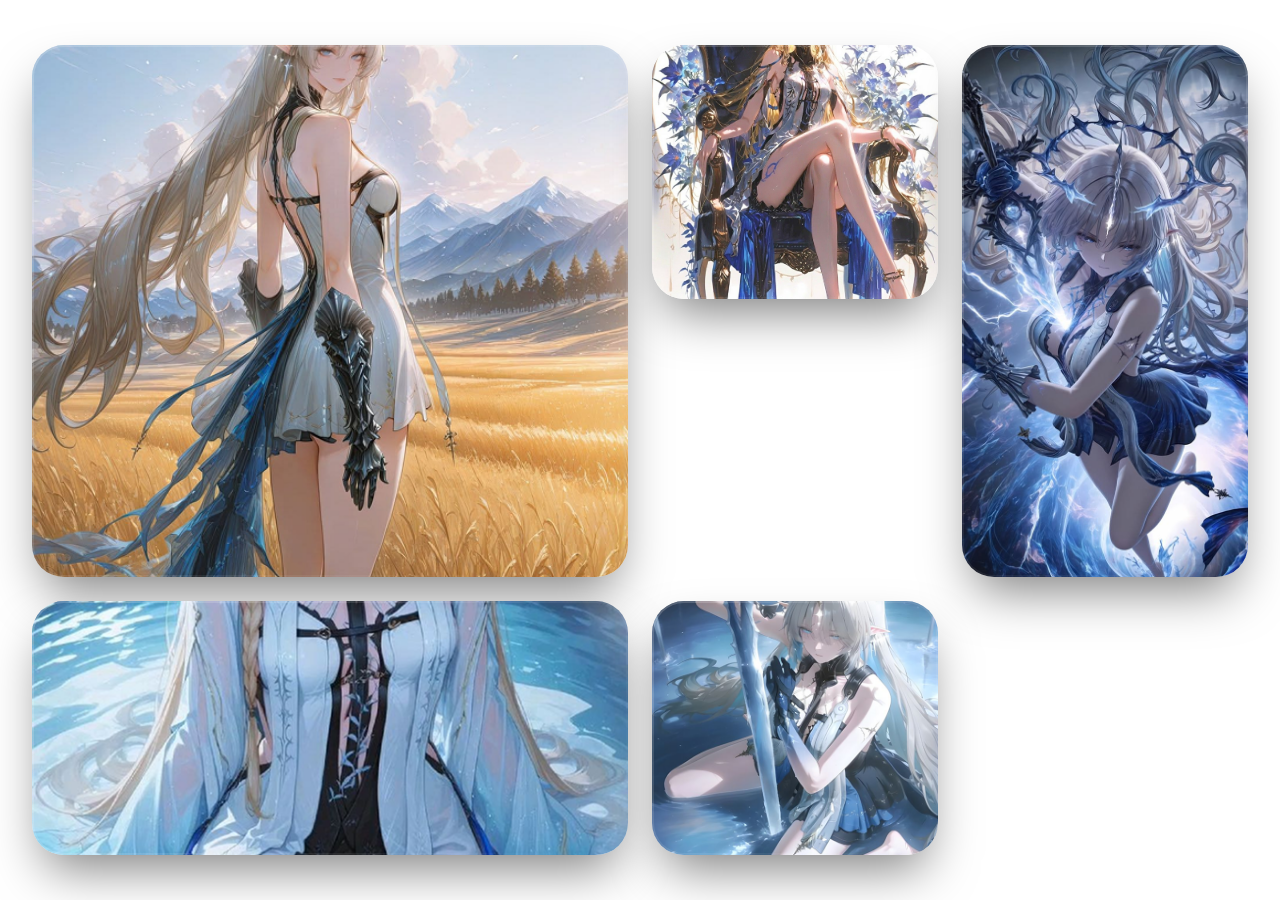
<file: v3.html>
<!DOCTYPE html>
<html lang="vi">
<head>
    <meta charset="UTF-8">
    <link href="https://fonts.googleapis.com/css2?family=Inter:wght@400;600&display=swap" rel="stylesheet">
    <style>
        body { margin: 0; padding: 2rem; background: transparent; font-family: 'Inter', sans-serif; display: flex; align-items: center; justify-content: center; height: 100vh; overflow: hidden; box-sizing: border-box; }
        .bento-grid {
            display: grid;
            grid-template-columns: repeat(4, 1fr);
            grid-template-rows: repeat(3, 1fr);
            gap: 1.5rem;
            width: 100%;
            max-width: 1400px;
            height: 90vh;
        }
        .bento-item {
            background: rgba(255, 255, 255, 0.03);
            border-radius: 32px;
            overflow: hidden;
            position: relative;
            box-shadow: 0 25px 50px -12px rgba(0, 0, 0, 0.5);
            transition: all 0.4s cubic-bezier(0.4, 0, 0.2, 1);
            cursor: pointer;
        }
        .bento-item::before {
            content: '';
            position: absolute;
            top: 0; left: 0; right: 0; bottom: 0;
            border-radius: 32px;
            padding: 2px;
            background: linear-gradient(135deg, rgba(255,255,255,0.2) 0%, rgba(255,255,255,0) 100%);
            -webkit-mask: linear-gradient(#fff 0 0) content-box, linear-gradient(#fff 0 0);
            -webkit-mask-composite: xor;
            mask-composite: exclude;
            pointer-events: none;
            z-index: 2;
        }
        .bento-item:hover { transform: translateY(-10px) scale(1.02); z-index: 10; box-shadow: 0 30px 60px -15px rgba(0,240,255, 0.2); }
        .bento-item img { width: 100%; height: 100%; object-fit: cover; transition: transform 0.7s cubic-bezier(0.4, 0, 0.2, 1); }
        .bento-item:hover img { transform: scale(1.15); }
        .item-1 { grid-column: span 2; grid-row: span 2; }
        .item-2 { grid-column: span 1; grid-row: span 1; }
        .item-3 { grid-column: span 1; grid-row: span 2; }
        .item-4 { grid-column: span 2; grid-row: span 1; }
        .item-5 { grid-column: span 1; grid-row: span 1; }
        .label { 
            position: absolute; bottom: 1.5rem; left: 1.5rem; 
            background: rgba(15, 23, 42, 0.6); padding: 0.7rem 1.5rem; 
            border-radius: 20px; color: white; font-weight: 600; 
            backdrop-filter: blur(12px); border: 1px solid rgba(255,255,255,0.1);
            transform: translateY(20px); opacity: 0; transition: all 0.4s;
            z-index: 3;
        }
        .bento-item:hover .label { transform: translateY(0); opacity: 1; }
    </style>
</head>
<body>
    <div class="bento-grid">
        <div class="bento-item item-1"><img src="image/v (1).png"><div class="label">Main Showcase</div></div>
        <div class="bento-item item-2"><img src="image/v (2).png"><div class="label">Vibes</div></div>
        <div class="bento-item item-3"><img src="image/v (3).png"><div class="label">Portrait</div></div>
        <div class="bento-item item-4"><img src="image/v (8).png"><div class="label">Cinematic</div></div>
        <div class="bento-item item-5"><img src="image/v (5).png"><div class="label">Details</div></div>
    </div>
</body>
</html>
</file>
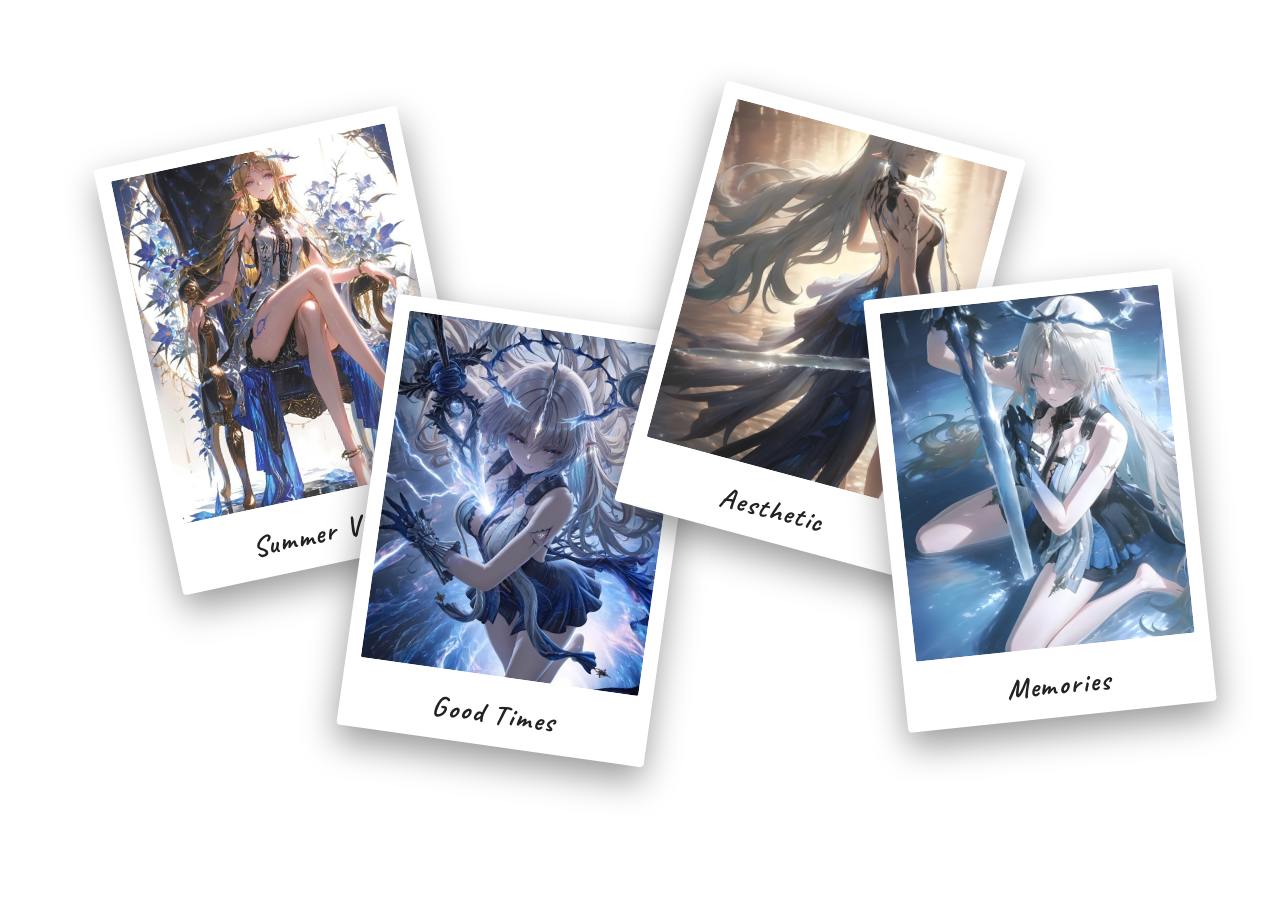
<file: v4.html>
<!DOCTYPE html>
<html lang="vi">
<head>
    <meta charset="UTF-8">
    <link href="https://fonts.googleapis.com/css2?family=Caveat:wght@700&display=swap" rel="stylesheet">
    <style>
        body { margin: 0; background: transparent; height: 100vh; overflow: hidden; display: flex; align-items: center; justify-content: center; font-family: 'Caveat', cursive; }
        .polaroid {
            position: absolute;
            width: 280px;
            background: #fff;
            padding: 15px 15px 65px 15px;
            box-shadow: 0 15px 35px rgba(0,0,0,0.4);
            transition: all 0.5s cubic-bezier(0.175, 0.885, 0.32, 1.275);
            cursor: pointer;
            border-radius: 4px;
        }
        .polaroid img { width: 100%; height: 350px; object-fit: cover; border-radius: 2px; }
        .polaroid span { position: absolute; bottom: 15px; left: 0; width: 100%; text-align: center; color: #222; font-size: 28px; font-weight: bold; letter-spacing: 2px; }
        .p1 { transform: translate(-350px, -100px) rotate(-12deg); z-index: 1; }
        .p2 { transform: translate(-120px, 80px) rotate(8deg); z-index: 2; }
        .p3 { transform: translate(180px, -120px) rotate(15deg); z-index: 3; }
        .p4 { transform: translate(400px, 50px) rotate(-6deg); z-index: 4; }
        .polaroid:hover { transform: translate(0, 0) rotate(0deg) scale(1.3); z-index: 100; box-shadow: 0 30px 60px rgba(0,0,0,0.8); }
    </style>
</head>
<body>
    <div class="polaroid p1"><img src="image/v (2).png"><span>Summer Vibes</span></div>
    <div class="polaroid p2"><img src="image/v (3).png"><span>Good Times</span></div>
    <div class="polaroid p3"><img src="image/v (4).png"><span>Aesthetic</span></div>
    <div class="polaroid p4"><img src="image/v (5).png"><span>Memories</span></div>
</body>
</html>
</file>
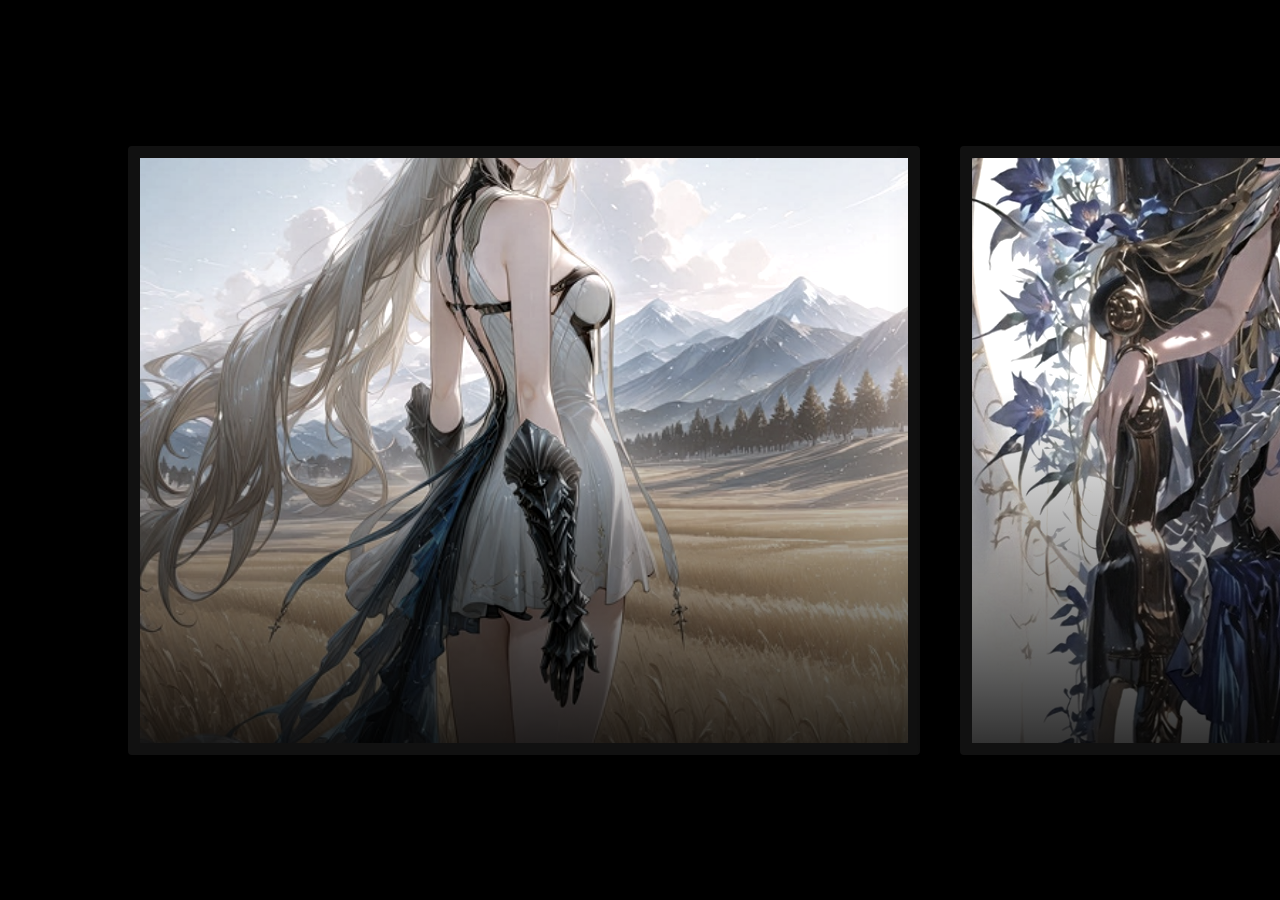
<file: v5.html>
<!DOCTYPE html>
<html lang="vi">
<head>
    <meta charset="UTF-8">
    <style>
        body { margin: 0; background: #000; height: 100vh; display: flex; align-items: center; font-family: sans-serif; overflow-x: auto; overflow-y: hidden; white-space: nowrap; scroll-behavior: smooth; }
        ::-webkit-scrollbar { height: 8px; }
        ::-webkit-scrollbar-thumb { background: #333; border-radius: 4px; }
        .filmstrip { display: flex; padding: 0 10vw; gap: 40px; }
        .frame { position: relative; width: 60vw; height: 65vh; flex-shrink: 0; border: 12px solid #111; border-radius: 4px; box-shadow: 0 30px 60px rgba(0,0,0,0.9); overflow: hidden; }
        .frame::before { content: ''; position: absolute; top:-50%; left:-50%; width:200%; height:200%; background: radial-gradient(circle, rgba(255,255,255,0.1) 0%, transparent 60%); z-index: 5; pointer-events: none; opacity: 0; transition: opacity 0.5s; }
        .frame::after { content: ''; position: absolute; top:0; left:0; width:100%; height:100%; background: linear-gradient(0deg, rgba(0,0,0,0.8) 0%, transparent 60%); pointer-events:none; z-index: 2; }
        .frame img { width: 100%; height: 100%; object-fit: cover; filter: grayscale(60%) contrast(1.2); transition: all 0.8s cubic-bezier(0.25, 1, 0.5, 1); cursor: ew-resize; }
        .frame:hover::before { opacity: 1; }
        .frame:hover img { filter: grayscale(0%) contrast(1.05); transform: scale(1.08); }
        .caption { position: absolute; bottom: 40px; left: 50px; color: #fff; font-size: 28px; font-weight: 800; letter-spacing: 8px; text-transform: uppercase; z-index: 10; opacity: 0; transform: translateY(30px); transition: all 0.5s cubic-bezier(0.25, 1, 0.5, 1); }
        .frame:hover .caption { opacity: 1; transform: translateY(0); }
    </style>
</head>
<body>
    <div class="filmstrip">
        <div class="frame"><img src="image/v (1).png"><div class="caption">SCENE 01 // ORIGIN</div></div>
        <div class="frame"><img src="image/v (2).png"><div class="caption">SCENE 02 // NEON NIGHTS</div></div>
        <div class="frame"><img src="image/v (3).png"><div class="caption">SCENE 03 // AWAKENING</div></div>
        <div class="frame"><img src="image/v (4).png"><div class="caption">SCENE 04 // THE CHASE</div></div>
        <div class="frame"><img src="image/v (5).png"><div class="caption">SCENE 05 // HORIZON</div></div>
        <div class="frame"><img src="image/v (7).png"><div class="caption">SCENE 06 // FINALE</div></div>
    </div>
    <script>
        const scrollContainer = document.documentElement;
        scrollContainer.addEventListener('wheel', (evt) => {
            evt.preventDefault();
            scrollContainer.scrollLeft += evt.deltaY * 2.5; // Tăng tốc độ cuộn ngang
        });
    </script>
</body>
</html>
</file>
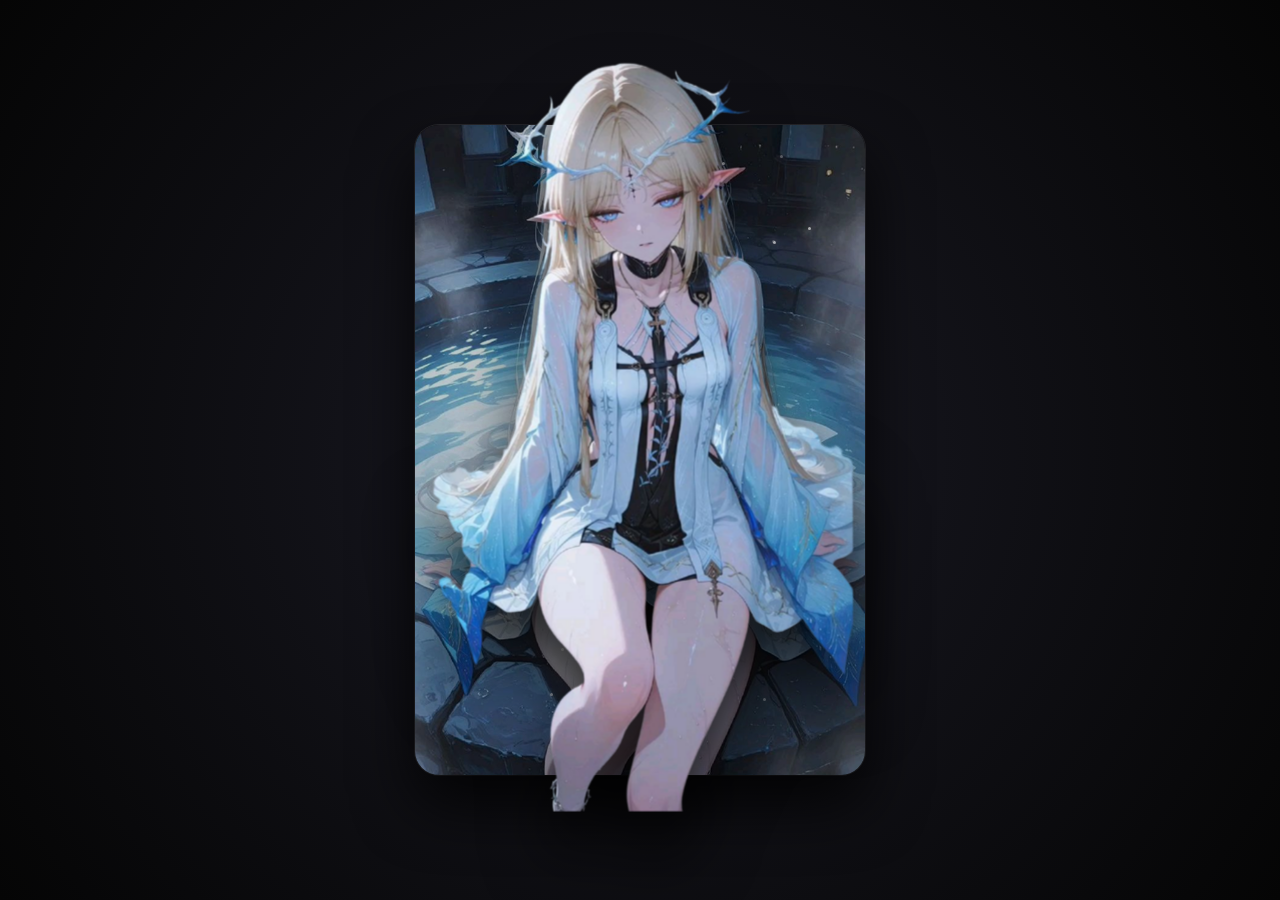
<file: v6.html>
<!DOCTYPE html>
<html lang="vi">
<head>
    <meta charset="UTF-8">
    <link href="https://fonts.googleapis.com/css2?family=Inter:wght@400;800&display=swap" rel="stylesheet">
    <style>
        body { margin: 0; background: radial-gradient(circle at center, #1a1a24 0%, #050505 100%); height: 100vh; display: flex; align-items: center; justify-content: center; overflow: hidden; perspective: 1200px; font-family: 'Inter', sans-serif; }
        .card-container { width: 450px; height: 650px; position: relative; transform-style: preserve-3d; transition: transform 0.15s ease-out; cursor: crosshair; }
        .card { width: 100%; height: 100%; position: absolute; border-radius: 24px; overflow: hidden; box-shadow: 0 30px 60px rgba(0,0,0,0.8), 0 0 0 1px rgba(255,255,255,0.1); transform: translateZ(0); background: #000; }
        .card img { width: 100%; height: 100%; object-fit: cover; opacity: 0.8; transition: opacity 0.5s; }
        .card-container:hover .card img { opacity: 1; }
        .glare { position: absolute; top: 0; left: 0; width: 100%; height: 100%; background: linear-gradient(105deg, transparent 20%, rgba(255,255,255,0.4) 25%, transparent 30%); z-index: 10; pointer-events: none; opacity: 0; mix-blend-mode: overlay; }
        
        /* Particle floating effects inside card */
        .particles { position: absolute; top:0; left:0; width:100%; height:100%; transform: translateZ(40px); pointer-events: none; }
        .p-dot { position: absolute; width: 3px; height: 3px; background: #fff; border-radius: 50%; opacity: 0.5; box-shadow: 0 0 10px #fff; }

        /* Pop-out 3D Character */
        .popout-character { position: absolute; bottom: 0; left: 50%; width: 85%; height: auto; transform: translateX(-50%) translateZ(120px); pointer-events: none; filter: drop-shadow(0 40px 30px rgba(0,0,0,0.8)); z-index: 5; transition: transform 0.15s ease-out; }
    </style>
</head>
<body>
    <div class="card-container" id="card">
        <div class="card">
            <img src="image/v (8).png">
            <div class="glare" id="glare"></div>
            <div class="particles" id="particles"></div>
        </div>
        <img src="image/imgrm (8).png" class="popout-character" id="popout-char">
    </div>
    <script>
        const container = document.getElementById('card');
        const glare = document.getElementById('glare');
        const particles = document.getElementById('particles');

        // Sinh hạt bụi
        for(let i=0; i<20; i++) {
            let dot = document.createElement('div');
            dot.className = 'p-dot';
            dot.style.left = Math.random() * 100 + '%';
            dot.style.top = Math.random() * 100 + '%';
            dot.style.opacity = Math.random() * 0.5 + 0.2;
            particles.appendChild(dot);
        }

        document.addEventListener('mousemove', (e) => {
            const xAxis = (window.innerWidth / 2 - e.pageX) / 25;
            const yAxis = (window.innerHeight / 2 - e.pageY) / -25;
            container.style.transform = `rotateY(${xAxis}deg) rotateX(${yAxis}deg)`;
            glare.style.opacity = 1;
            glare.style.transform = `translateX(${xAxis * -15}px) translateY(${yAxis * 15}px)`;
            const char = document.getElementById('popout-char');
            if (char) char.style.transform = `translateX(calc(-50% + ${xAxis * -2}px)) translateY(${yAxis * -2}px) translateZ(120px)`;
        });
        document.addEventListener('mouseleave', () => {
            container.style.transition = "transform 0.5s ease-out";
            container.style.transform = `rotateY(0deg) rotateX(0deg)`;
            glare.style.opacity = 0;
            const char = document.getElementById('popout-char');
            if (char) char.style.transform = `translateX(-50%) translateZ(120px)`;
            setTimeout(() => container.style.transition = "transform 0.15s ease-out", 500);
        });
    </script>
</body>
</html>
</file>
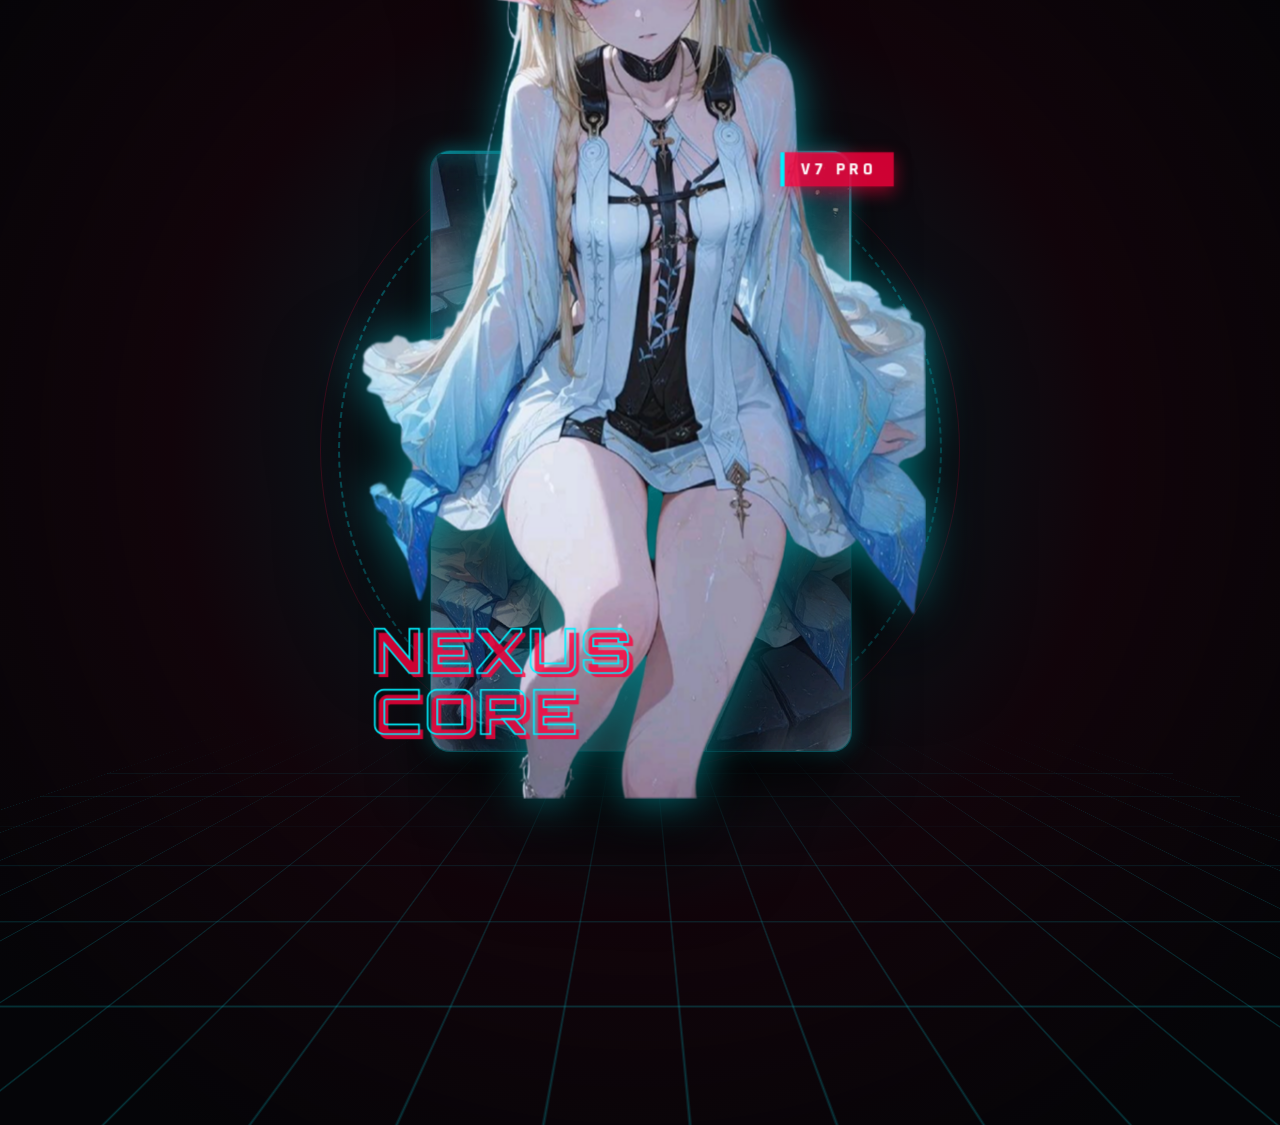
<file: v7.html>
<!DOCTYPE html>
<html lang="vi">
<head>
    <meta charset="UTF-8">
    <link href="https://fonts.googleapis.com/css2?family=Orbitron:wght@500;900&family=Rajdhani:wght@500;700&display=swap" rel="stylesheet">
    <style>
        :root {
            --primary: #00f0ff;
            --secondary: #ff003c;
            --bg-dark: #050508;
        }

        body {
            margin: 0;
            background: var(--bg-dark);
            height: 100vh;
            display: flex;
            align-items: center;
            justify-content: center;
            overflow: hidden;
            perspective: 1500px;
            font-family: 'Rajdhani', sans-serif;
        }

        /* 1. EPIC ANIMATED BACKGROUND */
        .ambient-core {
            position: absolute;
            top: 50%; left: 50%;
            width: 150vw; height: 150vh;
            background: radial-gradient(circle at center, rgba(0, 240, 255, 0.15) 0%, rgba(255, 0, 60, 0.05) 40%, var(--bg-dark) 70%);
            transform: translate(-50%, -50%);
            z-index: -3;
            animation: pulseAmbient 8s infinite alternate;
        }

        .cyber-grid {
            position: absolute;
            bottom: -20vh; left: 0;
            width: 100vw; height: 60vh;
            background-image: 
                linear-gradient(rgba(0, 240, 255, 0.2) 1px, transparent 1px),
                linear-gradient(90deg, rgba(0, 240, 255, 0.2) 1px, transparent 1px);
            background-size: 60px 60px;
            transform: perspective(600px) rotateX(75deg);
            z-index: -2;
            animation: gridMove 5s linear infinite;
            mask-image: linear-gradient(to top, rgba(0,0,0,1), rgba(0,0,0,0));
            -webkit-mask-image: linear-gradient(to top, rgba(0,0,0,1), rgba(0,0,0,0));
        }

        .floating-runes {
            position: absolute;
            top: 50%; left: 50%;
            width: 600px; height: 600px;
            transform: translate(-50%, -50%);
            border: 2px dashed rgba(0, 240, 255, 0.3);
            border-radius: 50%;
            z-index: -1;
            animation: rotateRunes 20s linear infinite;
        }
        .floating-runes::before {
            content: '';
            position: absolute;
            top: -20px; left: -20px; right: -20px; bottom: -20px;
            border: 1px solid rgba(255, 0, 60, 0.2);
            border-radius: 50%;
            animation: rotateRunes 15s linear infinite reverse;
        }

        /* 2. THE 3D HOLOGRAPHIC CARD */
        .card-container { 
            width: 420px; height: 600px; 
            position: relative; 
            transform-style: preserve-3d; 
            transition: transform 0.1s ease-out; 
            cursor: crosshair; 
        }
        
        .card { 
            width: 100%; height: 100%; position: absolute; 
            border-radius: 20px; overflow: hidden; 
            background: rgba(10, 15, 25, 0.4);
            backdrop-filter: blur(10px);
            border: 1px solid rgba(0, 240, 255, 0.3);
            box-shadow: 
                0 30px 60px rgba(0,0,0,0.8), 
                inset 0 0 30px rgba(0, 240, 255, 0.2),
                0 0 20px rgba(0, 240, 255, 0.4); 
            transform: translateZ(0); 
        }
        
        .card::before {
            content: '';
            position: absolute; top: -50%; left: -50%; width: 200%; height: 200%;
            background: conic-gradient(transparent, var(--primary), transparent 30%);
            animation: rotateBorder 4s linear infinite;
            z-index: 1;
            opacity: 0.5;
        }
        .card::after {
            content: ''; position: absolute; inset: 2px; border-radius: 18px;
            background: rgba(10, 15, 25, 0.8); z-index: 2;
        }

        .card-bg-img { 
            position: absolute; inset: 0; width: 100%; height: 100%; 
            object-fit: cover; z-index: 3;
            opacity: 0.7; mix-blend-mode: screen; 
            filter: grayscale(30%) contrast(1.2);
        }

        /* 3. DYNAMIC GLARE & SCANLINE */
        .glare { 
            position: absolute; top: 0; left: 0; width: 100%; height: 100%; 
            background: linear-gradient(105deg, transparent 20%, rgba(0, 240, 255, 0.6) 25%, transparent 30%); 
            z-index: 10; pointer-events: none; opacity: 0; mix-blend-mode: color-dodge; 
        }

        .scanline {
            position: absolute; top: 0; left: 0; width: 100%; height: 3px;
            background: var(--primary);
            box-shadow: 0 0 15px var(--primary), 0 0 30px var(--primary);
            z-index: 20; opacity: 0.5;
            animation: scan 3s ease-in-out infinite alternate;
        }

        /* 4. POPOUT CHARACTER WITH AURA */
        .popout-character { 
            position: absolute; bottom: -20px; left: 50%; width: 125%; height: auto; 
            transform: translateX(-50%) translateZ(120px); 
            pointer-events: none; 
            filter: drop-shadow(0 0 20px rgba(0, 240, 255, 0.5)) drop-shadow(0 40px 40px rgba(0,0,0,0.9)); 
            z-index: 15; 
            transition: transform 0.1s ease-out; 
        }

        /* 5. TYPOGRAPHY */
        .content { 
            position: absolute; bottom: 40px; left: -30px; 
            transform: translateZ(160px); color: white; pointer-events: none; z-index: 20;
        }
        .content h2 { 
            margin:0; font-family: 'Orbitron', sans-serif; font-size: 55px; font-weight: 900; 
            letter-spacing: 2px; line-height: 1; text-transform: uppercase; 
            color: transparent; -webkit-text-stroke: 1.5px var(--primary); 
            text-shadow: 4px 4px 0px rgba(255,0,60,0.8); 
        }
        .card-container:hover .content h2 { color: var(--primary); -webkit-text-stroke: 0; text-shadow: 4px 4px 0px var(--secondary), 0 0 20px var(--primary); }

        .badge {
            position: absolute; top: 30px; right: -20px; transform: translateZ(140px);
            background: rgba(255, 0, 60, 0.8); color: white; padding: 5px 15px;
            font-size: 16px; font-weight: bold; letter-spacing: 4px;
            border-left: 4px solid var(--primary);
            box-shadow: 0 5px 15px rgba(255,0,60,0.5); z-index: 20;
        }

        /* KEYFRAMES */
        @keyframes pulseAmbient { 0% { opacity: 0.7; } 100% { opacity: 1; transform: translate(-50%, -50%) scale(1.1); } }
        @keyframes gridMove { 0% { background-position: 0 0; } 100% { background-position: 0 60px; } }
        @keyframes rotateRunes { 0% { transform: translate(-50%, -50%) rotate(0deg); } 100% { transform: translate(-50%, -50%) rotate(360deg); } }
        @keyframes rotateBorder { 0% { transform: rotate(0deg); } 100% { transform: rotate(360deg); } }
        @keyframes scan { 0% { top: 0%; opacity: 0; } 10% { opacity: 0.8; } 90% { opacity: 0.8; } 100% { top: 100%; opacity: 0; } }

    </style>
</head>
<body>
    <div class="ambient-core"></div>
    <div class="cyber-grid"></div>
    <div class="floating-runes"></div>

    <div class="card-container" id="card">
        <div class="card">
            <img src="image/v (8).png" class="card-bg-img">
            <div class="glare" id="glare"></div>
            <div class="scanline"></div>
        </div>
        <img src="image/imgrm (8).png" class="popout-character" id="popout-char">
        
        <div class="badge">V7 PRO</div>
        <div class="content">
            <h2>NEXUS<br>CORE</h2>
        </div>
    </div>
    
    <script>
        const container = document.getElementById('card');
        const glare = document.getElementById('glare');
        const char = document.getElementById('popout-char');

        document.addEventListener('mousemove', (e) => {
            const xAxis = (window.innerWidth / 2 - e.pageX) / 25;
            const yAxis = (window.innerHeight / 2 - e.pageY) / -25;
            
            container.style.transform = `rotateY(${xAxis}deg) rotateX(${yAxis}deg)`;
            
            glare.style.opacity = 1;
            glare.style.transform = `translateX(${xAxis * -15}px) translateY(${yAxis * 15}px)`;
            
            if(char) {
                char.style.transform = `translateX(calc(-50% + ${xAxis * -2}px)) translateY(${yAxis * -2}px) translateZ(120px)`;
            }
        });
        
        document.addEventListener('mouseleave', () => {
            container.style.transition = "transform 0.5s cubic-bezier(0.25, 1, 0.5, 1)";
            container.style.transform = `rotateY(0deg) rotateX(0deg)`;
            glare.style.opacity = 0;
            if(char) char.style.transform = `translateX(-50%) translateZ(120px)`;
            setTimeout(() => container.style.transition = "transform 0.1s ease-out", 500);
        });
    </script>
</body>
</html>
</file>
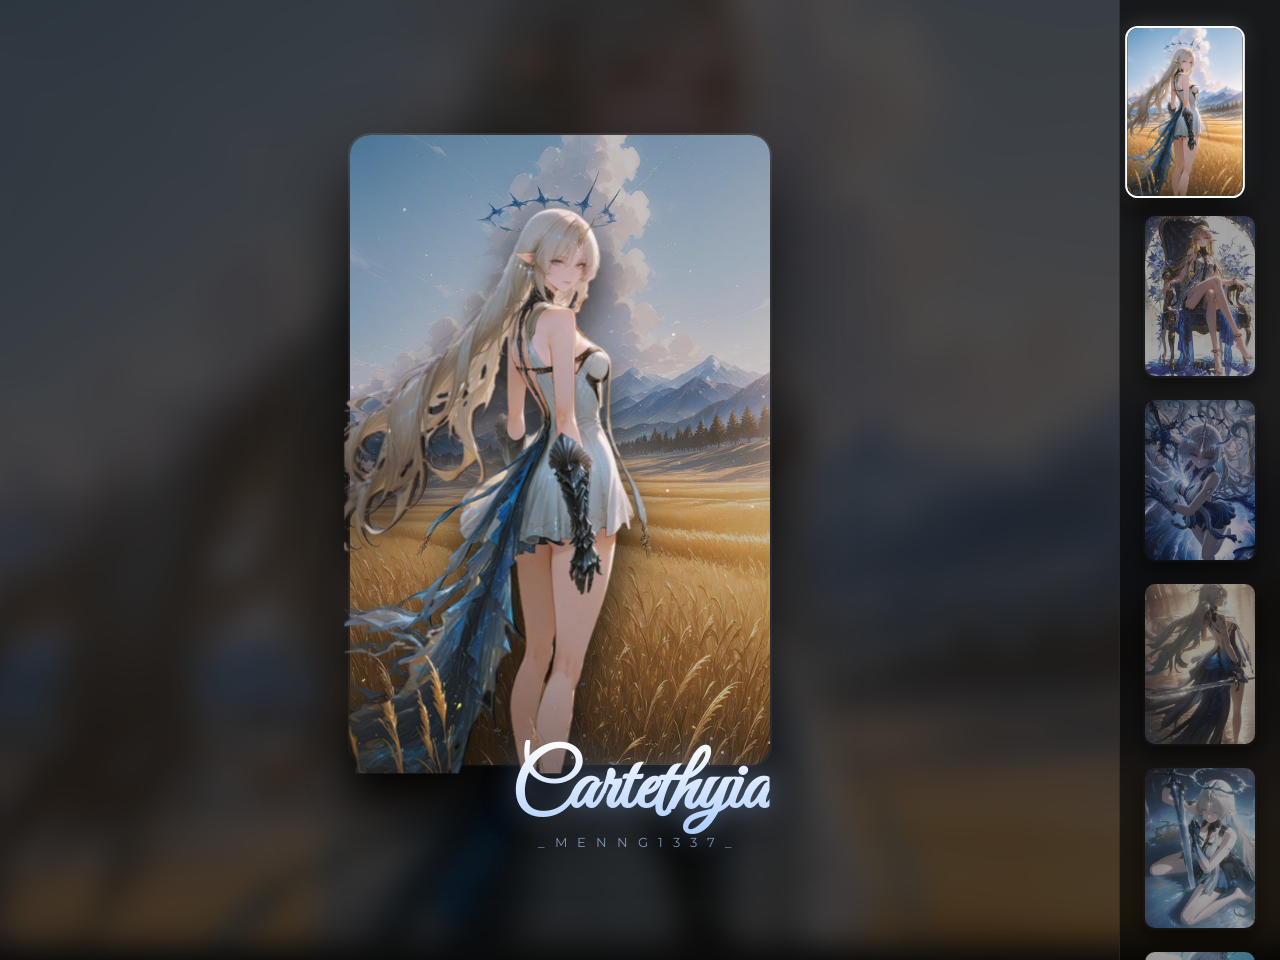
<file: v8.html>
<!DOCTYPE html>
<html lang="vi">

<head>
    <meta charset="UTF-8">
    <link href="https://fonts.googleapis.com/css2?family=Great+Vibes&family=Montserrat:wght@300;600&family=Inter:wght@400;700&display=swap" rel="stylesheet">
    <style>
        body {
            margin: 0;
            background: #0a0a0a;
            font-family: 'Inter', sans-serif;
            overflow: hidden;
            height: 100vh;
            color: white;
            display: flex;
        }

        /* Ambient Background */
        .ambient-bg {
            position: absolute;
            inset: -5%;
            background-size: cover;
            background-position: center;
            filter: blur(15px) brightness(0.3);
            z-index: 0;
            transition: background-image 0.8s ease-in-out;
        }

        /* Main Stage */
        .main-stage {
            flex: 1;
            position: relative;
            z-index: 1;
            display: flex;
            align-items: center;
            justify-content: center;
            perspective: 1500px;
        }

        /* Card Container */
        .card-container {
            width: 420px;
            height: 630px;
            position: absolute;
            transform-style: preserve-3d;
            cursor: crosshair;
        }

        /* Entry/Exit Animations */
        .card-container.enter {
            animation: flyIn 0.8s cubic-bezier(0.2, 1, 0.3, 1) forwards;
        }

        .card-container.exit {
            animation: flyOut 0.8s cubic-bezier(0.5, 0, 0.8, 0.5) forwards;
            pointer-events: none;
        }

        @keyframes flyIn {
            0% {
                transform: translateY(100vh) rotateX(-15deg) scale(0.7);
                opacity: 0;
            }

            100% {
                transform: translateY(0) rotateX(0deg) scale(1);
                opacity: 1;
            }
        }

        @keyframes flyOut {
            0% {
                transform: translateY(0) rotateX(0deg) scale(1);
                opacity: 1;
            }

            100% {
                transform: translateY(-100vh) rotateX(15deg) scale(0.7);
                opacity: 0;
            }
        }

        .card {
            width: 100%;
            height: 100%;
            position: absolute;
            border-radius: 20px;
            overflow: hidden;
            box-shadow: 0 40px 80px rgba(0, 0, 0, 0.8), 0 0 0 2px rgba(255, 255, 255, 0.1);
            transform: translateZ(0);
            background: #000;
        }

        .card img.base-img {
            width: 100%;
            height: 100%;
            object-fit: cover;
            opacity: 0.8;
            transition: opacity 0.5s;
        }

        .glare {
            position: absolute;
            top: 0;
            left: 0;
            width: 100%;
            height: 100%;
            background: linear-gradient(105deg, transparent 20%, rgba(255, 255, 255, 0.4) 25%, transparent 30%);
            z-index: 10;
            pointer-events: none;
            opacity: 0;
            mix-blend-mode: overlay;
        }

        .particles {
            position: absolute;
            top: 0;
            left: 0;
            width: 100%;
            height: 100%;
            transform: translateZ(40px);
            pointer-events: none;
        }

        .p-dot {
            position: absolute;
            width: 3px;
            height: 3px;
            background: #fff;
            border-radius: 50%;
            opacity: 0.5;
            box-shadow: 0 0 10px #fff;
        }

        .popout-character {
            position: absolute;
            top: 0;
            left: 0;
            width: 100%;
            height: 100%;
            object-fit: cover;
            pointer-events: none;
            filter: drop-shadow(0 20px 20px rgba(0, 0, 0, 0.8));
            z-index: 5;
        }

        /* Right Sidebar Menu */
        .sidebar {
            width: 160px;
            height: 100vh;
            position: relative;
            z-index: 10;
            background: rgba(0, 0, 0, 0.6);
            backdrop-filter: blur(15px);
            border-left: 1px solid rgba(255, 255, 255, 0.1);
            display: flex;
            flex-direction: column;
            align-items: center;
            padding: 30px 0;
            gap: 20px;
            overflow-y: auto;
            overflow-x: hidden;
        }

        /* Hide scrollbar */
        .sidebar::-webkit-scrollbar {
            width: 0;
        }

        .thumb {
            width: 110px;
            height: 160px;
            flex-shrink: 0;
            border-radius: 12px;
            overflow: hidden;
            cursor: pointer;
            border: 2px solid transparent;
            transition: all 0.3s cubic-bezier(0.25, 1, 0.5, 1);
            box-shadow: 0 10px 20px rgba(0, 0, 0, 0.5);
            position: relative;
        }

        .thumb img {
            width: 100%;
            height: 100%;
            object-fit: cover;
            transition: transform 0.4s ease;
            opacity: 0.6;
        }

        .thumb:hover {
            transform: translateX(-10px);
            border-color: rgba(255, 255, 255, 0.4);
        }

        .thumb:hover img {
            transform: scale(1.1);
            opacity: 1;
        }

        .thumb.active {
            border-color: #fff;
            transform: translateX(-15px) scale(1.05);
            box-shadow: 0 15px 30px rgba(0, 0, 0, 0.8), 0 0 20px rgba(255, 255, 255, 0.2);
        }

        .thumb.active img {
            opacity: 1;
        }

        /* Typography */
        .info-panel {
            position: absolute;
            bottom: 50px;
            left: 50%;
            transform: translateX(-50%);
            z-index: 10;
            text-align: center;
            pointer-events: none;
            transition: opacity 0.5s ease;
        }

        .main-title {
            font-family: 'Great Vibes', cursive;
            font-size: 5rem;
            margin: 0;
            background: linear-gradient(to bottom, #fff, #a5c9ff);
            -webkit-background-clip: text;
            -webkit-text-fill-color: transparent;
            filter: drop-shadow(0 0 15px rgba(165,201,255,0.5));
        }

        .sub-title {
            font-family: 'Montserrat', sans-serif;
            font-size: 0.8rem;
            letter-spacing: 10px;
            text-transform: uppercase;
            color: #a5c9ff;
            opacity: 0.7;
            margin-top: -5px;
        }

    </style>
</head>

<body>

    <div class="ambient-bg" id="ambient"></div>

    <div class="info-panel" id="info-panel">
        <h1 class="main-title" id="title">HaizRyu</h1>
        <div class="sub-title" id="sub">_hina_sorasaki_</div>
    </div>

    <div class="main-stage" id="stage"></div>

    <div class="sidebar" id="sidebar"></div>

    <script>
        const gallery = [
            { id: 1, title: "Cartethyia", sub: "_menng1337_", img: "image/v (1).png", bg: "image/v (1) bg.png", pop: "image/imgrm (1).png" },
            { id: 2, title: "Cartethyia", sub: "_menng1337_", img: "image/v (2).png", bg: "image/v (2) bg.png", pop: "image/imgrm (2).png" },
            { id: 3, title: "Cartethyia", sub: "_menng1337_", img: "image/v (3).png", bg: "image/v (3) bg.png", pop: "image/imgrm (3).png" },
            { id: 4, title: "Cartethyia", sub: "_menng1337_", img: "image/v (4).png", bg: "image/v (4) bg.png", pop: "image/imgrm (4).png" },
            { id: 5, title: "Cartethyia", sub: "_menng1337_", img: "image/v (5).png", bg: "image/v (5) bg.png", pop: "image/imgrm (5).png" },
            { id: 6, title: "Cartethyia", sub: "_menng1337_", img: "image/v (6).png", bg: "image/v (6) bg.png", pop: "image/imgrm (6).png" },
            { id: 7, title: "Cartethyia", sub: "_menng1337_", img: "image/v (7).png", bg: "image/v (7) bg.png", pop: "image/imgrm (7).png" }
        ];

        let currentIndex = 0;
        const ambient = document.getElementById('ambient');
        const sidebar = document.getElementById('sidebar');
        const stage = document.getElementById('stage');
        const infoPanel = document.getElementById('info-panel');
        const titleEl = document.getElementById('title');
        const subEl = document.getElementById('sub');
        let currentCard = null;
        let isAnimating = false;

        let mouseX = 0, mouseY = 0;
        let targetX = 0, targetY = 0;

        document.addEventListener('mousemove', (e) => {
            targetX = (window.innerWidth / 2 - e.pageX) / 20;
            targetY = (window.innerHeight / 2 - e.pageY) / -20;
        });
        document.addEventListener('mouseleave', () => {
            targetX = 0; targetY = 0;
        });

        // Smooth mouse tracking via requestAnimationFrame
        function animateCard() {
            if (currentCard && !isAnimating) {
                // Lerp for smooth damping
                mouseX += (targetX - mouseX) * 0.1;
                mouseY += (targetY - mouseY) * 0.1;

                currentCard.style.transform = `rotateY(${mouseX}deg) rotateX(${mouseY}deg)`;

                const glare = currentCard.querySelector('.glare');
                if (glare) {
                    glare.style.opacity = Math.min(Math.abs(mouseX / 10), 1);
                    glare.style.transform = `translateX(${mouseX * -15}px) translateY(${mouseY * 15}px)`;
                }
                const char = currentCard.querySelector('.popout-character');
                if (char) {
                    char.style.transform = `translateX(${mouseX * -1}px) translateY(${mouseY * -1}px) translateZ(40px)`;
                }
            }
            requestAnimationFrame(animateCard);
        }
        requestAnimationFrame(animateCard);

        function renderThumbs() {
            gallery.forEach((item, index) => {
                const thumb = document.createElement('div');
                thumb.className = `thumb ${index === currentIndex ? 'active' : ''}`;
                thumb.innerHTML = `<img src="${item.img}">`;
                thumb.onclick = () => selectSlide(index);
                sidebar.appendChild(thumb);
            });
        }

        function createCardDOM(item) {
            const card = document.createElement('div');
            card.className = 'card-container enter';
            card.innerHTML = `
                <div class="card">
                    <img src="${item.img}" class="base-img">
                    <div class="glare"></div>
                    <div class="particles"></div>
                </div>
                <img src="${item.pop}" class="popout-character" style="transform: translateZ(40px)">
            `;
            const particlesWrap = card.querySelector('.particles');
            for(let i=0; i<20; i++) {
                let dot = document.createElement('div');
                dot.className = 'p-dot';
                dot.style.left = Math.random() * 100 + '%';
                dot.style.top = Math.random() * 100 + '%';
                dot.style.opacity = Math.random() * 0.5 + 0.2;
                particlesWrap.appendChild(dot);
            }
            return card;
        }

        function selectSlide(index) {
            if (index === currentIndex || isAnimating) return;
            isAnimating = true;

            // Reset target angles so next card starts flat
            targetX = 0; targetY = 0;
            mouseX = 0; mouseY = 0;

            document.querySelectorAll('.thumb').forEach((t, i) => {
                t.classList.toggle('active', i === index);
            });

            currentIndex = index;
            const nextItem = gallery[index];
            
            // Fade background and text
            ambient.style.backgroundImage = `url('${nextItem.bg}')`;
            infoPanel.style.opacity = 0;
            setTimeout(() => {
                titleEl.innerText = nextItem.title;
                subEl.innerText = nextItem.sub;
                infoPanel.style.opacity = 1;
            }, 400);

            // Card Transition
            if (currentCard) {
                currentCard.classList.remove('enter');
                currentCard.classList.add('exit');
                const oldCard = currentCard;
                setTimeout(() => {
                    oldCard.remove();
                }, 800);
            }

            const newCard = createCardDOM(nextItem);
            stage.appendChild(newCard);
            currentCard = newCard;

            setTimeout(() => {
                isAnimating = false;
                newCard.classList.remove('enter');
            }, 800);
        }

        // Init
        renderThumbs();
        ambient.style.backgroundImage = `url('${gallery[0].bg}')`;
        titleEl.innerText = gallery[0].title;
        subEl.innerText = gallery[0].sub;
        currentCard = createCardDOM(gallery[0]);
        stage.appendChild(currentCard);
        setTimeout(() => currentCard.classList.remove('enter'), 800);

    </script>
</body>

</html>
</file>
